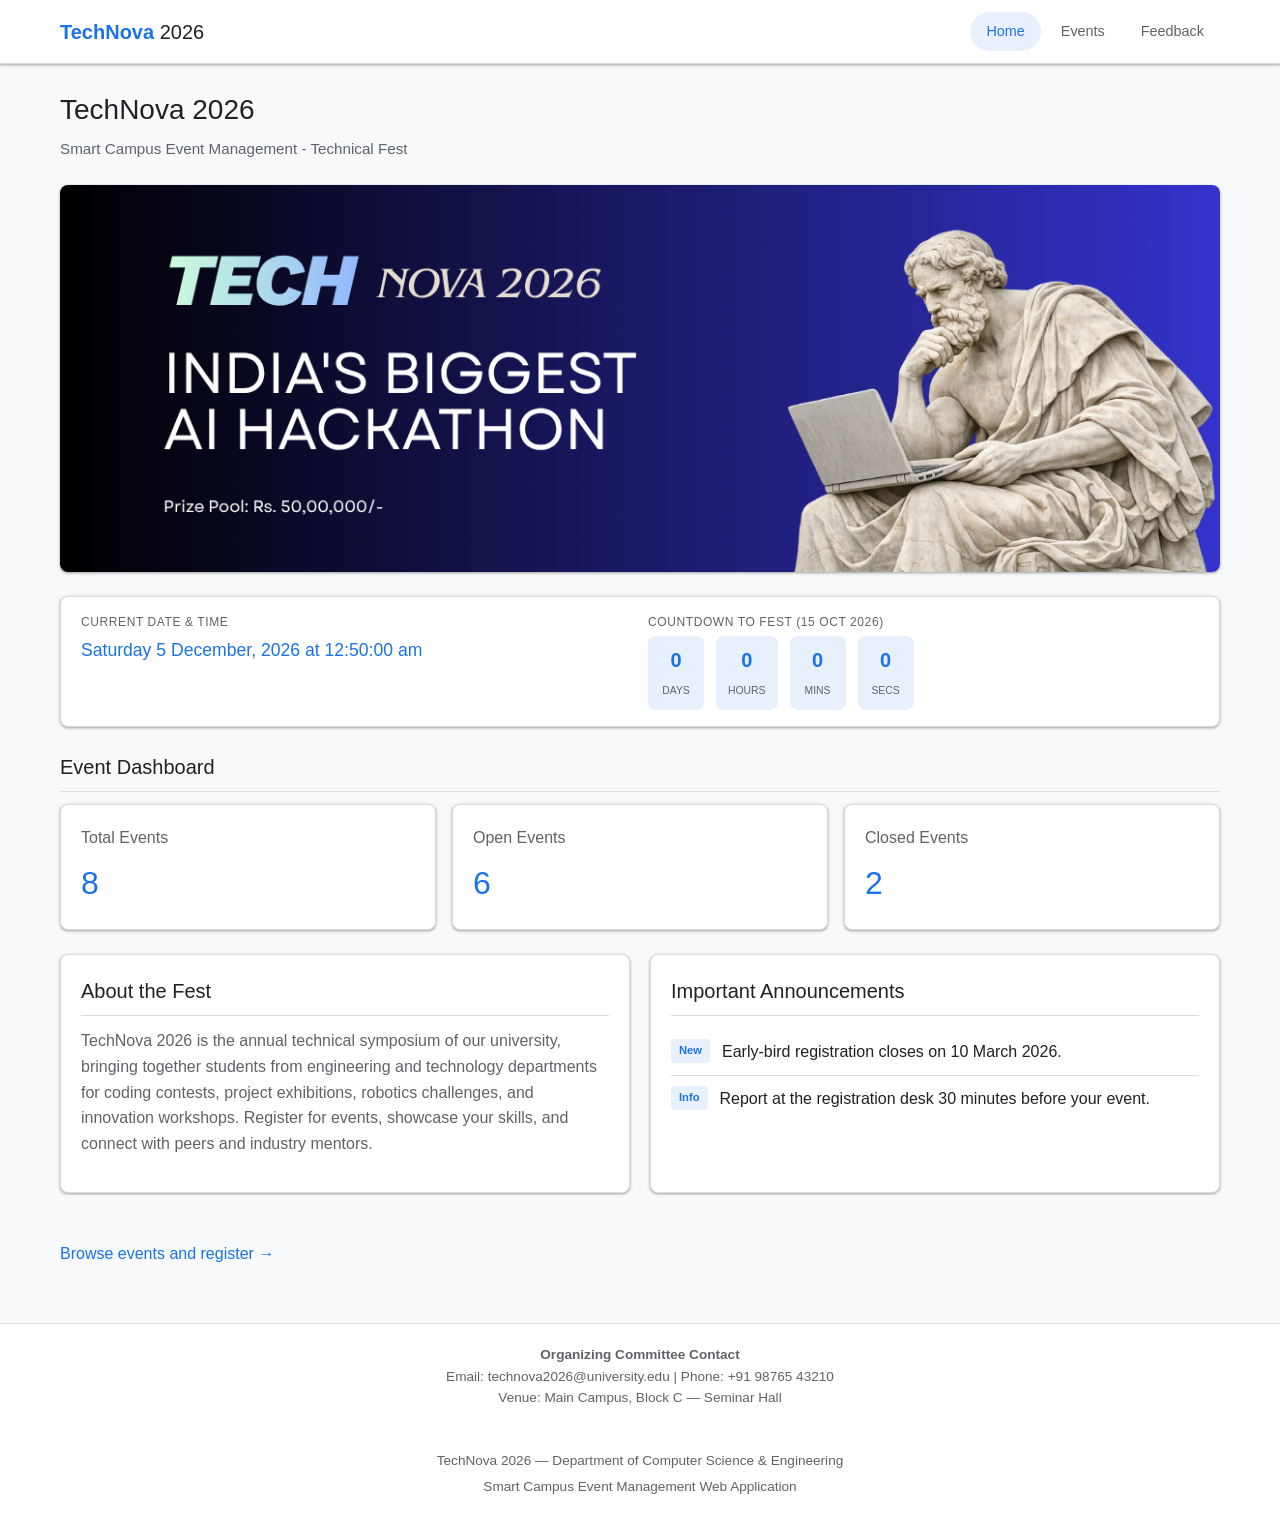
<file: index.html>
<!DOCTYPE html>
<html lang="en">
<head>
  <meta charset="UTF-8">
  <meta name="viewport" content="width=device-width, initial-scale=1.0">
  <title>TechNova 2026 — Home</title>
  <link rel="stylesheet" href="style.css">
</head>
<body>
  <header class="site-header">
    <div class="header-inner">
      <a href="index.html" class="logo"><span>TechNova</span> 2026</a>
      <button type="button" class="nav-toggle" aria-label="Toggle menu">☰</button>
      <nav class="main-nav" aria-label="Main navigation">
        <ul>
          <li><a href="index.html">Home</a></li>
          <li><a href="events.html">Events</a></li>
          <li><a href="feedback.html">Feedback</a></li>
        </ul>
      </nav>
    </div>
  </header>

  <main>
    <h1 class="page-title">TechNova 2026</h1>
    <p class="page-subtitle">Smart Campus Event Management - Technical Fest</p>

    <section class="banner" aria-label="Fest banner">
      <img src="images/banner.png" alt="TechNova 2026 banner">
    </section>

    <div class="datetime-bar">
      <div class="item">
        <p class="label">Current Date &amp; Time</p>
        <p class="value" id="currentDateTime">—</p>
      </div>
      <div class="item">
        <p class="label">Countdown to Fest (15 Oct 2026)</p>
        <div class="countdown" id="countdown">
          <div class="countdown-unit"><span data-unit="days">0</span><small>Days</small></div>
          <div class="countdown-unit"><span data-unit="hours">0</span><small>Hours</small></div>
          <div class="countdown-unit"><span data-unit="minutes">0</span><small>Mins</small></div>
          <div class="countdown-unit"><span data-unit="seconds">0</span><small>Secs</small></div>
        </div>
      </div>
    </div>

    <section class="section">
      <h2>Event Dashboard</h2>
      <div class="dashboard-grid">
        <div class="card">
          <h3>Total Events</h3>
          <p class="stat-value" id="statTotal">0</p>
        </div>
        <div class="card">
          <h3>Open Events</h3>
          <p class="stat-value" id="statOpen">0</p>
        </div>
        <div class="card">
          <h3>Closed Events</h3>
          <p class="stat-value" id="statClosed">0</p>
        </div>
      </div>
    </section>

    <div class="info-grid">
      <section class="card section">
        <h2>About the Fest</h2>
        <p class="intro-text">
          TechNova 2026 is the annual technical symposium of our university, bringing together
          students from engineering and technology departments for coding contests, project
          exhibitions, robotics challenges, and innovation workshops. Register for events,
          showcase your skills, and connect with peers and industry mentors.
        </p>
      </section>

      <section class="card section">
        <h2>Important Announcements</h2>
        <ul class="announcement-list">
          <li>
            <span class="badge">New</span>
            <span>Early-bird registration closes on 10 March 2026.</span>
          </li>
          <li>
            <span class="badge">Info</span>
            <span>Report at the registration desk 30 minutes before your event.</span>
          </li>
        </ul>
      </section>
    </div>

    <p class="intro-text">
      <a href="events.html">Browse events and register →</a>
    </p>
  </main>

  <footer class="site-footer">
    <div class="footer-contact" style="margin-bottom: 20px; padding-bottom: 20px; border-bottom: 1px solid rgba(255,255,255,0.1);">
      <strong>Organizing Committee Contact</strong><br>
      Email: technova2026@university.edu | Phone: +91 98765 43210<br>
      Venue: Main Campus, Block C — Seminar Hall
    </div>
    <p>TechNova 2026 — Department of Computer Science &amp; Engineering</p>
    <p>Smart Campus Event Management Web Application</p>
  </footer>

  <script src="script.js"></script>
</body>
</html>
</file>
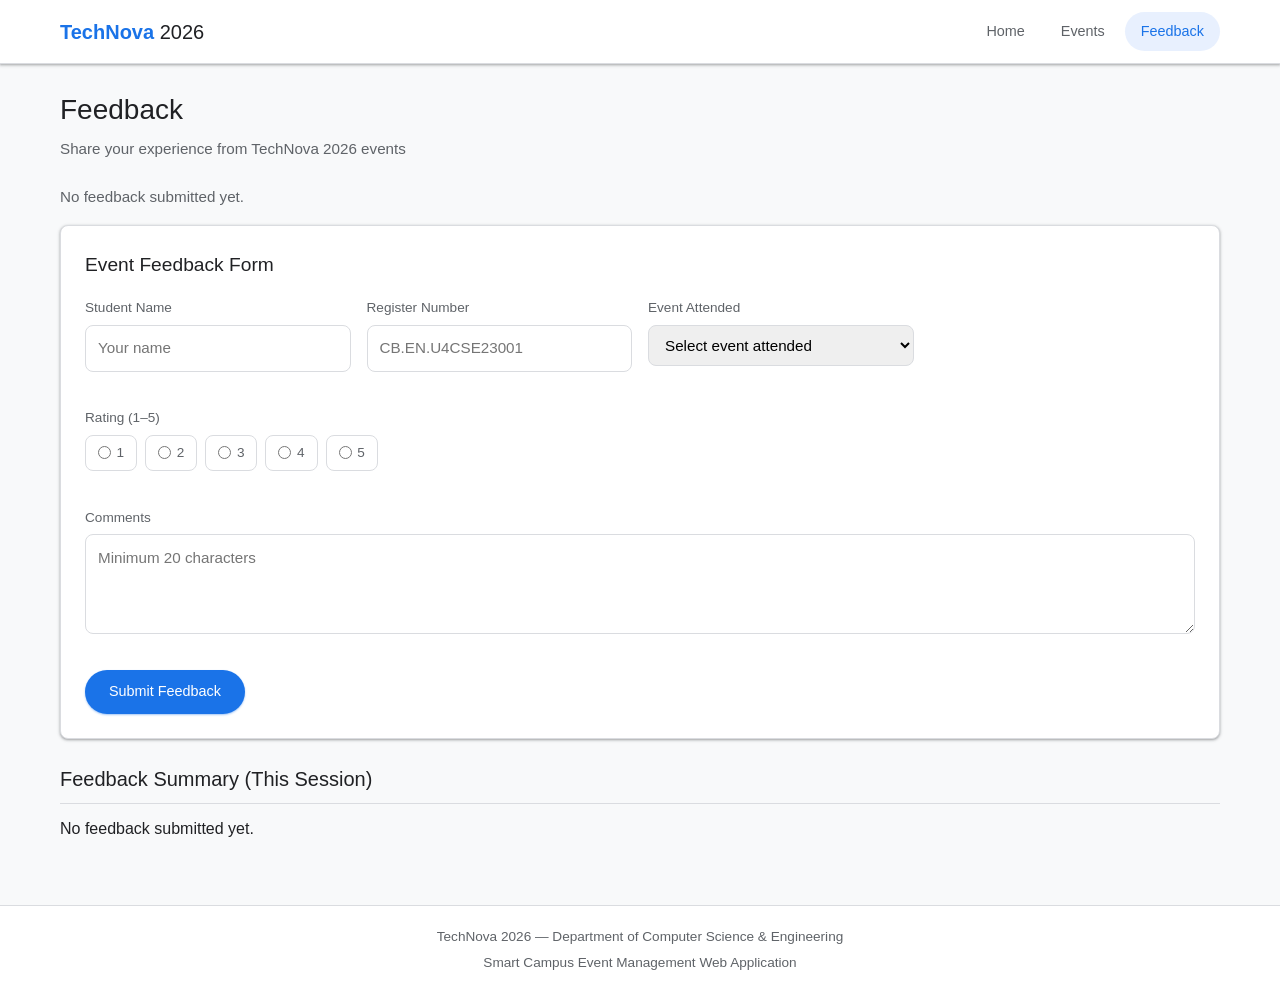
<file: feedback.html>
<!DOCTYPE html>
<html lang="en">
<head>
  <meta charset="UTF-8">
  <meta name="viewport" content="width=device-width, initial-scale=1.0">
  <title>TechNova 2026 — Feedback</title>
  <link rel="stylesheet" href="style.css">
</head>
<body>
  <header class="site-header">
    <div class="header-inner">
      <a href="index.html" class="logo"><span>TechNova</span> 2026</a>
      <button type="button" class="nav-toggle" aria-label="Toggle menu">☰</button>
      <nav class="main-nav" aria-label="Main navigation">
        <ul>
          <li><a href="index.html">Home</a></li>
          <li><a href="events.html">Events</a></li>
          <li><a href="feedback.html">Feedback</a></li>
        </ul>
      </nav>
    </div>
  </header>

  <main>
    <h1 class="page-title">Feedback</h1>
    <p class="page-subtitle">Share your experience from TechNova 2026 events</p>

    <p class="registration-count" id="averageRating">No feedback submitted yet.</p>

    <section class="form-section">
      <h2>Event Feedback Form</h2>
      <form id="feedbackForm" novalidate>
        <div class="form-grid">
          <div class="form-group">
            <label for="fbName">Student Name</label>
            <input type="text" id="fbName" name="fbName" placeholder="Your name">
            <span class="error-msg" id="fbNameError"></span>
          </div>

          <div class="form-group">
            <label for="fbRegister">Register Number</label>
            <input type="text" id="fbRegister" name="fbRegister" placeholder="CB.EN.U4CSE23001">
            <span class="error-msg" id="fbRegisterError"></span>
          </div>

          <div class="form-group">
            <label for="eventAttended">Event Attended</label>
            <select id="eventAttended" name="eventAttended"></select>
            <span class="error-msg" id="eventAttendedError"></span>
          </div>

          <div class="form-group full-width">
            <label>Rating (1–5)</label>
            <div class="rating-group">
              <label><input type="radio" name="rating" value="1"> 1</label>
              <label><input type="radio" name="rating" value="2"> 2</label>
              <label><input type="radio" name="rating" value="3"> 3</label>
              <label><input type="radio" name="rating" value="4"> 4</label>
              <label><input type="radio" name="rating" value="5"> 5</label>
            </div>
            <span class="error-msg" id="ratingError"></span>
          </div>

          <div class="form-group full-width">
            <label for="comments">Comments</label>
            <textarea id="comments" name="comments" placeholder="Minimum 20 characters"></textarea>
            <span class="error-msg" id="commentsError"></span>
          </div>
        </div>

        <div class="form-actions">
          <button type="submit" class="btn btn-primary">Submit Feedback</button>
        </div>

        <div id="fbMessage" class="message message-feedback" role="alert" aria-live="polite"></div>
      </form>
    </section>

    <section class="section">
      <h2>Feedback Summary (This Session)</h2>
      <div id="feedbackList">
        <p>No feedback submitted yet.</p>
      </div>
    </section>
  </main>

  <footer class="site-footer">
    <p>TechNova 2026 — Department of Computer Science &amp; Engineering</p>
    <p>Smart Campus Event Management Web Application</p>
  </footer>

  <script src="script.js"></script>
</body>
</html>
</file>
<file: style.css>
/* TechNova 2026 — compact Google theme */
:root {
  --primary: #1a73e8;
  --primary-dark: #1557b0;
  --primary-tint: #e8f0fe;
  --primary-ring: rgba(26, 115, 232, 0.25);
  --surface: #fff;
  --bg: #f8f9fa;
  --text: #202124;
  --muted: #5f6368;
  --border: #dadce0;
  --success: #1e8e3e;
  --success-bg: #e6f4ea;
  --error: #d93025;
  --error-bg: #fce8e6;
  --shadow: 0 1px 2px rgba(60, 64, 67, 0.3), 0 1px 3px 1px rgba(60, 64, 67, 0.15);
  --radius: 8px;
  --font: "Segoe UI", Roboto, "Helvetica Neue", Arial, sans-serif;
  --max: 1200px;
}

*, *::before, *::after { box-sizing: border-box; margin: 0; padding: 0; }
html { scroll-behavior: smooth; }
body {
  font-family: var(--font);
  color: var(--text);
  background: var(--bg);
  line-height: 1.6;
  min-height: 100vh;
  display: flex;
  flex-direction: column;
}
a { color: var(--primary); text-decoration: none; transition: color 0.2s; }
a:hover { color: var(--primary-dark); }
img { max-width: 100%; height: auto; display: block; }

.header-inner, main { max-width: var(--max); margin: 0 auto; width: 100%; }

.site-header {
  background: var(--surface);
  border-bottom: 1px solid var(--border);
  position: sticky;
  top: 0;
  z-index: 100;
  box-shadow: var(--shadow);
}
.header-inner {
  padding: 0.75rem 1.25rem;
  display: flex;
  align-items: center;
  justify-content: space-between;
  flex-wrap: wrap;
  gap: 0.75rem;
}
.logo { font-size: 1.25rem; font-weight: 500; color: var(--text); }
.logo span { color: var(--primary); font-weight: 600; }
.logo:hover { color: var(--text); }

/* Average Rating Table Styling */
#averageRating table {
  width: 100%;
  border-collapse: collapse;
  margin-top: 1rem;
  font-size: 0.95rem;
  box-shadow: var(--shadow);
  border-radius: var(--radius);
  overflow: hidden;
}

#averageRating th, 
#averageRating td {
  padding: 0.75rem 1rem;
  text-align: left;
  border-bottom: 1px solid var(--border);
}

#averageRating th {
  background: var(--primary-tint);
  color: var(--primary);
  font-weight: 600;
  text-transform: uppercase;
  letter-spacing: 0.05em;
}

#averageRating tr:last-child td {
  border-bottom: none;
}

#averageRating tbody tr:hover {
  background: var(--bg);
  transition: background 0.2s ease;
}

#averageRating td:nth-child(2) {
  font-weight: 500;
  color: var(--success);
}

#averageRating td:nth-child(3) {
  color: var(--muted);
}

.nav-toggle {
  display: none;
  background: none;
  border: 1px solid var(--border);
  border-radius: var(--radius);
  padding: 0.4rem 0.65rem;
  cursor: pointer;
  font-size: 1.25rem;
  color: var(--text);
}
.nav-toggle:hover { background: var(--bg); }
.main-nav ul { list-style: none; display: flex; gap: 0.25rem; }
.main-nav a {
  display: block;
  padding: 0.5rem 1rem;
  border-radius: 24px;
  color: var(--muted);
  font-weight: 500;
  font-size: 0.9rem;
  transition: background 0.2s, color 0.2s;
}
.main-nav a:hover, .main-nav a.active { background: var(--primary-tint); color: var(--primary); }

main { flex: 1; padding: 1.5rem 1.25rem 2.5rem; }
.page-title { font-size: 1.75rem; font-weight: 400; margin-bottom: 0.25rem; }
.page-subtitle { color: var(--muted); margin-bottom: 1.5rem; font-size: 0.95rem; }
.intro-text { color: var(--muted); margin-bottom: 1rem; }

.banner {
  position: relative;
  border-radius: var(--radius);
  overflow: hidden;
  margin-bottom: 1.5rem;
  /* Removes rigid height restrictions from the container */
  height: auto; 
  box-shadow: var(--shadow);
}

.banner img { 
  width: 100%; 
  height: auto; 
  /* Forces the entire image to stay visible without cropping */
  object-fit: contain; 
  display: block;
}




.card, .form-section, .datetime-bar, .data-table, .event-card {
  background: var(--surface);
  border: 1px solid var(--border);
  border-radius: var(--radius);
  box-shadow: var(--shadow);
}
.card { padding: 1.25rem; transition: transform 0.2s, box-shadow 0.2s; }
.card:hover {
  transform: translateY(-2px);
  box-shadow: 0 2px 6px rgba(60, 64, 67, 0.3), 0 4px 8px 2px rgba(60, 64, 67, 0.15);
}
.card h3 { font-size: 1rem; font-weight: 500; margin-bottom: 0.5rem; color: var(--muted); }
.stat-value { font-size: 2rem; font-weight: 500; color: var(--primary); }

.dashboard-grid, .info-grid, .events-grid, .form-grid {
  display: grid;
  gap: 1rem;
}
.dashboard-grid { grid-template-columns: repeat(auto-fit, minmax(160px, 1fr)); margin-bottom: 1.5rem; }
.info-grid { grid-template-columns: repeat(auto-fit, minmax(280px, 1fr)); gap: 1.25rem; margin-bottom: 1.5rem; }
.events-grid { grid-template-columns: repeat(auto-fill, minmax(300px, 1fr)); gap: 1.25rem; margin-bottom: 2rem; }
.form-grid { grid-template-columns: repeat(auto-fit, minmax(240px, 1fr)); }

.section { margin-bottom: 1.5rem; }
.section h2 {
  font-size: 1.25rem;
  font-weight: 500;
  margin-bottom: 0.75rem;
  padding-bottom: 0.5rem;
  border-bottom: 1px solid var(--border);
}

.announcement-list { list-style: none; }
.announcement-list li {
  padding: 0.65rem 0;
  border-bottom: 1px solid var(--border);
  display: flex;
  gap: 0.75rem;
  align-items: flex-start;
}
.announcement-list li:last-child { border-bottom: none; }
.badge {
  background: var(--primary-tint);
  color: var(--primary);
  font-size: 0.7rem;
  font-weight: 600;
  padding: 0.2rem 0.5rem;
  border-radius: 4px;
  white-space: nowrap;
}

.datetime-bar {
  display: flex;
  flex-wrap: wrap;
  gap: 1rem;
  padding: 1rem 1.25rem;
  margin-bottom: 1.5rem;
}
.datetime-bar .item { flex: 1; min-width: 200px; }
.datetime-bar .label {
  font-size: 0.75rem;
  text-transform: uppercase;
  letter-spacing: 0.05em;
  color: var(--muted);
  margin-bottom: 0.25rem;
}
.datetime-bar .value { font-size: 1.1rem; font-weight: 500; color: var(--primary); }

.countdown { display: flex; flex-wrap: wrap; gap: 0.75rem; }
.countdown-unit {
  text-align: center;
  background: var(--primary-tint);
  border-radius: var(--radius);
  padding: 0.5rem 0.75rem;
  min-width: 56px;
}
.countdown-unit span { display: block; font-size: 1.25rem; font-weight: 600; color: var(--primary); }
.countdown-unit small { font-size: 0.65rem; color: var(--muted); text-transform: uppercase; }

.event-card { overflow: hidden; transition: box-shadow 0.2s, border-color 0.2s, transform 0.2s; }
.event-card--clickable { cursor: pointer; }
.event-card--clickable:hover, .event-card:hover {
  transform: translateY(-2px);
  box-shadow: 0 2px 8px rgba(60, 64, 67, 0.25);
}
.event-card--clickable:focus { outline: none; border-color: var(--primary); box-shadow: 0 0 0 2px rgba(26, 115, 232, 0.35); }
.event-card.selected { border-color: var(--primary); box-shadow: 0 0 0 2px var(--primary-ring); }
.event-card .event-thumb {
  height: 120px;
  background: linear-gradient(135deg, var(--primary-tint), #fce8e6);
  display: flex;
  align-items: center;
  justify-content: center;
  overflow: hidden;
}
.event-card .event-thumb img { width: 100%; height: 100%; object-fit: cover; }
.event-card .event-body { padding: 1rem; }
.event-card h3 { font-size: 1.05rem; font-weight: 500; margin-bottom: 0.35rem; }
.event-meta { font-size: 0.85rem; color: var(--muted); margin-bottom: 0.25rem; }
.status-open { color: var(--success); font-weight: 600; }
.status-closed { color: var(--error); font-weight: 600; }

.data-table-wrap { overflow-x: auto; margin-bottom: 1.5rem; }
.data-table { width: 100%; border-collapse: collapse; overflow: hidden; font-size: 0.9rem; }
.data-table th, .data-table td {
  padding: 0.75rem 1rem;
  text-align: left;
  border-bottom: 1px solid var(--border);
}
.data-table th { background: #f1f3f4; font-weight: 500; color: var(--muted); }
.data-table tr:last-child td { border-bottom: none; }
.data-table tbody tr:hover { background: var(--bg); }

.form-section { padding: 1.5rem; margin-bottom: 1.5rem; }
.form-section h2 { font-size: 1.2rem; font-weight: 500; margin-bottom: 1rem; border: none; padding: 0; }
.form-group { display: flex; flex-direction: column; gap: 0.35rem; }
.form-group.full-width { grid-column: 1 / -1; }
.form-group label { font-size: 0.85rem; font-weight: 500; color: var(--muted); }
.form-group input, .form-group select, .form-group textarea {
  padding: 0.65rem 0.75rem;
  border: 1px solid var(--border);
  border-radius: var(--radius);
  font: inherit;
  font-size: 0.95rem;
  transition: border-color 0.2s, box-shadow 0.2s;
}
.form-group input:focus, .form-group select:focus, .form-group textarea:focus {
  outline: none;
  border-color: var(--primary);
  box-shadow: 0 0 0 2px rgba(26, 115, 232, 0.2);
}
.form-group textarea { min-height: 100px; resize: vertical; }
.form-group.hidden { display: none; }

.rating-group { display: flex; gap: 0.5rem; flex-wrap: wrap; }
.rating-group label {
  display: flex;
  align-items: center;
  gap: 0.35rem;
  cursor: pointer;
  padding: 0.4rem 0.75rem;
  border: 1px solid var(--border);
  border-radius: var(--radius);
  transition: background 0.2s, border-color 0.2s;
}
.rating-group label:has(input:checked) { background: var(--primary-tint); border-color: var(--primary); }

.error-msg { color: var(--error); font-size: 0.8rem; min-height: 1.1em; }
.field-error input, .field-error select, .field-error textarea { border-color: var(--error); }

.btn {
  display: inline-flex;
  align-items: center;
  justify-content: center;
  padding: 0.65rem 1.5rem;
  font: inherit;
  font-size: 0.9rem;
  font-weight: 500;
  border: none;
  border-radius: 24px;
  cursor: pointer;
  transition: background 0.2s, box-shadow 0.2s, transform 0.15s;
}
.btn-primary { background: var(--primary); color: #fff; box-shadow: 0 1px 2px rgba(26, 115, 232, 0.4); }
.btn-primary:hover { background: var(--primary-dark); box-shadow: 0 2px 4px rgba(26, 115, 232, 0.4); transform: translateY(-1px); }
.btn-primary:active { transform: translateY(0); }
.form-actions { margin-top: 1rem; display: flex; gap: 0.75rem; flex-wrap: wrap; }

.message {
  display: none;
  padding: 0.85rem 1rem;
  border-radius: var(--radius);
  margin-bottom: 1rem;
  font-size: 0.9rem;
}
.message.show { display: block; }
.message.success { background: var(--success-bg); color: var(--success); border: 1px solid #ceead6; }
.message.error { background: var(--error-bg); color: var(--error); border: 1px solid #f9ab9e; }
.message-feedback {
  margin-top: 1.25rem;
  padding: 1rem 1.25rem;
  font-size: 1rem;
  font-weight: 500;
  text-align: center;
  animation: fadeIn 0.35s ease;
}
.message-feedback.success { border: 2px solid #34a853; box-shadow: 0 2px 8px rgba(30, 142, 62, 0.15); }
.message-feedback.error { text-align: left; font-weight: 400; }
@keyframes fadeIn { from { opacity: 0; transform: translateY(-8px); } to { opacity: 1; transform: none; } }

.registration-count { font-size: 0.95rem; color: var(--muted); margin-bottom: 1rem; }
.registration-count strong { color: var(--primary); }

.site-footer {
  background: var(--surface);
  border-top: 1px solid var(--border);
  padding: 1.25rem;
  text-align: center;
  font-size: 0.85rem;
  color: var(--muted);
}
.site-footer p + p { margin-top: 0.25rem; }

@media (max-width: 768px) {
  .nav-toggle { display: block; }
  .main-nav { width: 100%; display: none; }
  .main-nav.open { display: block; }
  .main-nav ul { flex-direction: column; padding-bottom: 0.5rem; }
  .main-nav a { border-radius: var(--radius); }
  .banner-overlay h2 { font-size: 1.5rem; }
  .datetime-bar { flex-direction: column; }
  .form-grid { grid-template-columns: 1fr; }
}
@media (max-width: 480px) {
  .page-title { font-size: 1.4rem; }
  .countdown-unit { min-width: 48px; padding: 0.4rem 0.5rem; }
}
</file>
